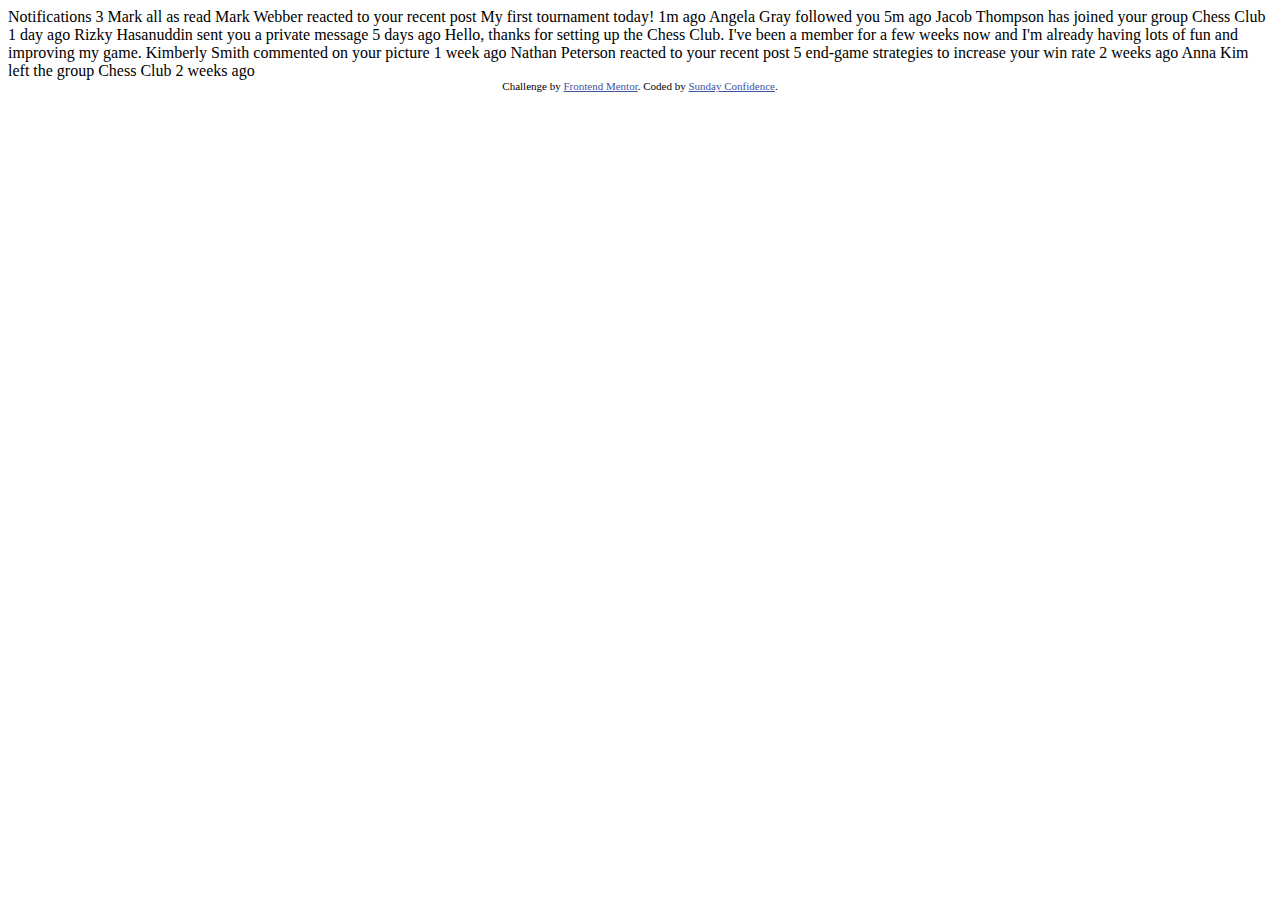
<file: index.html>
<!DOCTYPE html>
<html lang="en">
<head>
  <meta charset="UTF-8">
  <meta name="viewport" content="width=device-width, initial-scale=1.0"> <!-- displays site properly based on user's device -->

  <link rel="icon" type="image/png" sizes="32x32" href="./assets/images/favicon-32x32.png">
  
  <title>Frontend Mentor | Notifications page Challenge</title>

  <!-- Feel free to remove these styles or customise in your own stylesheet 👍 -->
  <style>
    .attribution { font-size: 11px; text-align: center; }
    .attribution a { color: hsl(228, 45%, 44%); }
  </style>
</head>
<body>

  Notifications 3

  Mark all as read

  Mark Webber reacted to your recent post My first tournament today!
  1m ago

  Angela Gray followed you
  5m ago

  Jacob Thompson has joined your group Chess Club
  1 day ago

  Rizky Hasanuddin sent you a private message
  5 days ago
  Hello, thanks for setting up the Chess Club. I've been a member for a few weeks now and 
  I'm already having lots of fun and improving my game.

  Kimberly Smith commented on your picture
  1 week ago

  Nathan Peterson reacted to your recent post 5 end-game strategies to increase your win rate
  2 weeks ago

  Anna Kim left the group Chess Club
  2 weeks ago
  
  <div class="attribution">
    Challenge by <a href="https://www.frontendmentor.io?ref=challenge" target="_blank">Frontend Mentor</a>. 
    Coded by <a href="#">Sunday Confidence</a>.         
  </div>
</body>
</html>
</file>
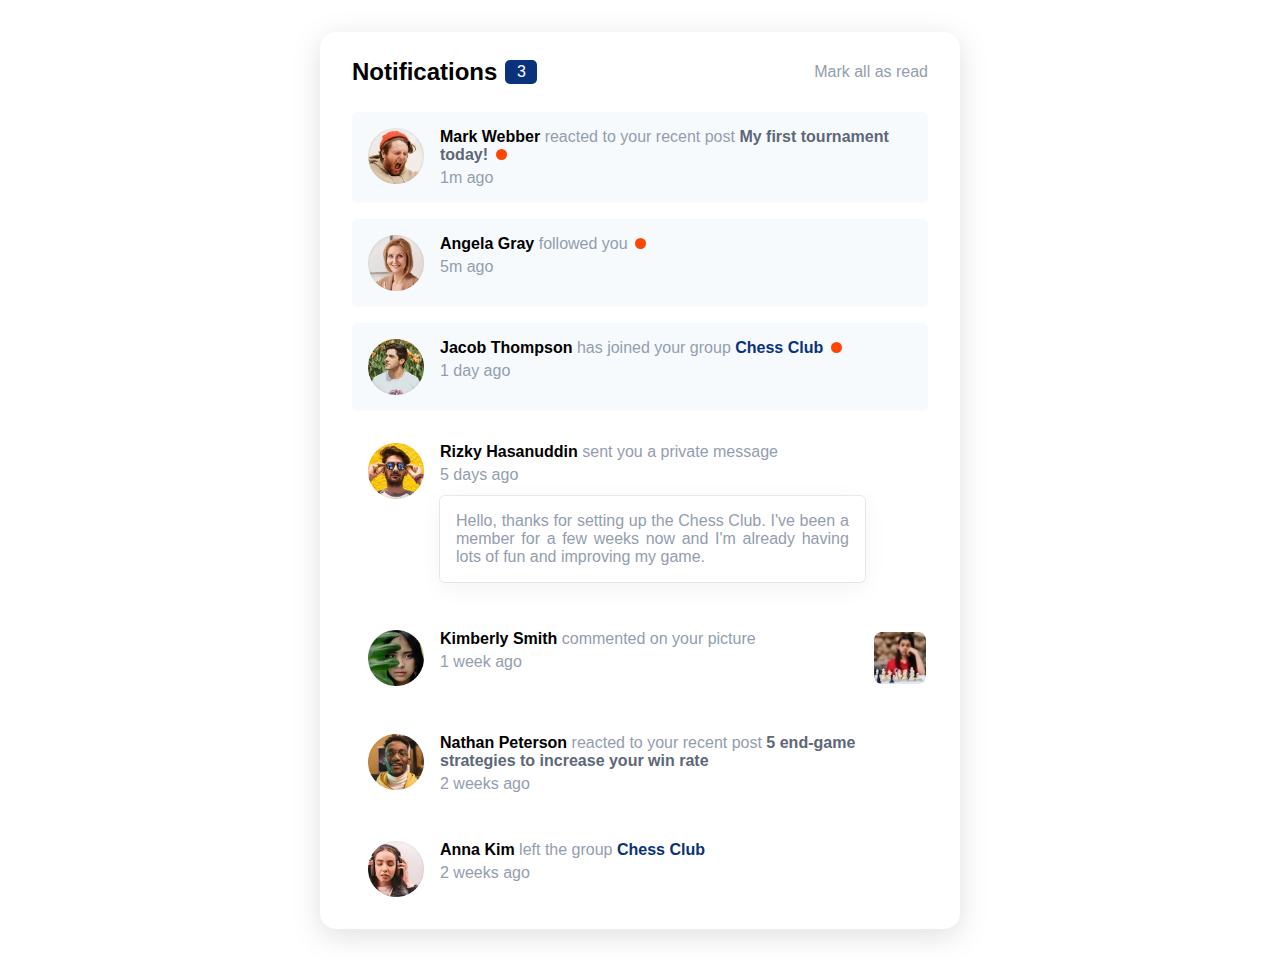
<file: main.html>
<!DOCTYPE html>
<html lang="en">
<head>
    <meta charset="UTF-8">
    <meta name="viewport" content="width=device-width, initial-scale=1.0">
    <link rel="stylesheet" href="main.css">
    <link rel="shortcut icon" href="./src/images/favicon-32x32.png" type="image/x-icon">

    <title>Frontend Mentor | Notifications page</title>
</head>

<body>
    <main>
        <header>
            <div>
                <h1>
                    Notifications
                </h1>

                <div class="notifications-counter"></div>
            </div>

            <a href="#" class="mark-all-button">Mark all as read</a>
        </header>
        
        <ul>
            <li class="new-notification">
                <img src="./assets/images/avatar-mark-webber.webp" alt="imagem de perfil">

                <div class="notification-infos">
                    <p class="notification-text">
                        <a href="" class="profile-link">Mark Webber</a> reacted to your recent post <a href="" class="notification-link-post">My first tournament today!</a>
                    
                        <span class="notification-dot"></span>
                    </p>

                    <p class="data">1m ago</p>
                </div>
            </li>

            <li class="new-notification">
                <img src="./assets/images/avatar-angela-gray.webp" alt="imagem de perfil">

                <div class="notification-infos">    
                    <p class="notification-text"> 
                        <a href="" class="profile-link">Angela Gray</a> followed you
                    
                        <span class="notification-dot"></span>
                    </p>

                    <p class="data">5m ago</p>
                </div>
            </li>

            <li class="new-notification">
                <img src="./assets/images/avatar-jacob-thompson.webp" alt="imagem de perfil">

                <div class="notification-infos">
                    <p class="notification-text"> 
                        <a href="" class="profile-link">Jacob Thompson</a> has joined your group <a href="" class="notification-link-group">Chess Club</a>

                        <span class="notification-dot"></span>
                    </p>

                    <p class="data">1 day ago</p>
                </div>
            </li>

            <li>
                <img src="./assets/images/avatar-rizky-hasanuddin.webp" alt="imagem de perfil">

                <div class="notification-infos">
                    <p class="notification-text">
                        <a href="" class="profile-link">Rizky Hasanuddin</a> sent you a private message

                        <span class="notification-dot"></span>
                    </p>

                    <p class="data">5 days ago</p>
    
                    <span class="notification-text-private-message">
                        Hello, thanks for setting up the Chess Club. I've been a member for a few weeks now and I'm already having lots of fun and improving my game.
                    </span>
                </div>
            </li>

            <li>
                <img src="./assets/images/avatar-kimberly-smith.webp" alt="profile picture">

                <div class="notification-infos">
                    <p class="notification-text">
                        <a href="" class="profile-link">Kimberly Smith</a> commented on your picture

                        <span class="notification-dot"></span>
                    </p>

                    <p class="data">1 week ago</p>
                </div>

                <img src="./assets/images/image-chess.webp" alt="notification image" class="notification-image">
            </li>

            <li>
                <img src="./assets/images/avatar-nathan-peterson.webp" alt="imagem de perfil">

                <div class="notification-infos">
                    <p class="notification-text">
                        <a href="" class="profile-link">Nathan Peterson</a> reacted to your recent post <a href="" class="notification-link-post">5 end-game strategies to increase your win rate</a>

                        <span class="notification-dot"></span>
                    </p>

                    <p class="data">2 weeks ago</p>
                </div>                
            </li>
            
            <li>
                <img src="./assets/images/avatar-anna-kim.webp" alt="imagem de perfil">

                <div class="notification-infos">
                    <p class="notification-text">
                        <a href="" class="profile-link">Anna Kim</a> left the group <a href="" class="notification-link-group">Chess Club</a>

                        <span class="notification-dot"></span>
                    </p>

                    <p class="data">2 weeks ago</p>
                </div>
            </li>
        </ul>
    </main>

    <script src="main.js"></script>
</body>
</html>
</file>
<file: main.css>
@import url('https://fonts.googleapis.com/css2?family=Plus+Jakarta+Sans:wght@500;800&display=swap');
* {
    margin: 0;
    padding: 0;
    box-sizing: border-box;
}

ul {
    list-style: none;
}

a {
    color: black;
    text-decoration: none;
}
html {
    font-family: Arial, Helvetica, sans-serif;
}

body {
    padding: 2rem 0;
    display: flex;
    justify-content: center;
    align-items: center;
}

main {
    width: 50vw;
    padding: 0 2rem;
    border-radius: 1rem;
    box-shadow: rgba(100, 100, 111, 0.2) 0px 7px 29px 0px;
}

header {
    height: 5rem;
    display: flex;
    justify-content: space-between;
    align-items: center;
}

header div {
    display: flex;
    align-items: center;
    gap: 0.5rem;
}

header div h1 {
    font-size: 1.5rem;
    font-weight: 800;
}

header div .notifications-counter {
    width: 2rem;
    height: 1.5rem;
    background-color:hsl(219, 85%, 26%);
    border-radius: 5px;
    color: #ffffff;
    display: flex;
    justify-content: center;
}

header .mark-all-button {
    color: hsl(219, 14%, 63%);
}

main ul li {
    position: relative;
    padding: 1rem;
    margin-bottom: 1rem;
    border-radius: 5px;
    cursor: pointer;
    display: flex;
    gap: 1rem;
    color: hsl(219, 14%, 63%);
}

main ul li img {
    width: 3.5rem;
    height: 3.5rem;
}

main ul li .notification-infos {
    display: flex;
    flex-direction: column;
    gap: 0.3rem;
}

main ul li .notification-infos .notification-text {
    position: relative;
    width: fit-content;
}

main ul li .notification-infos a {
    font-weight: 800;
}

main ul li .notification-infos .notification-link-post {
    color: hsl(219, 12%, 42%);
}

main ul li .notification-infos .notification-link-group {
    color:hsl(219, 85%, 26%);
}

main ul li .notification-infos .notification-text-private-message {
    margin-top: 0.5rem;
    padding: 1rem;
    width: 90%;
    box-shadow: rgba(0, 0, 0, 0.05) 0px 6px 24px 0px, rgba(0, 0, 0, 0.08) 0px 0px 0px 1px;
    border-radius: 5px;
    text-align: justify;
}

main ul li .notification-image {
    position: absolute;
    right: 0;
    padding: 2px;
    border-radius: 5px;
}

header .mark-all-button:hover, main ul li .notification-infos a:hover {
    transition: 0.3s ease-in-out;
    color: hsl(219, 85%, 26%);
}

main ul li .notification-infos .notification-text-private-message:hover, main ul li .notification-image:hover {
    cursor: pointer;
    transition: 0.3s ease-in-out;
    background-color:  hsl(204, 43%, 91%);
}

@media screen and (max-width: 1150px) {
    main {
    width: 70vw;
    }
}

@media screen and (max-width: 830px) {
    main {
    width: 80vw;
    }
}

@media screen and (max-width: 710px) {
    main {
    width: 95vw;
    }
}

@media screen and (max-width: 600px) {
    html {
        font-size: 12px;
    }
    
    main {
    width: 100vw;
    }
}

/* Classes Flutuantes */
.new-notification {
    background-color: hsl(210, 60%, 98%);
}

.notification-dot {
    display: none;
    width: 0.7rem;
    height: 0.7rem;
    margin-left: 0.2rem;
    background-color: #ff4500;
    border-radius: 50%;
}
</file>
